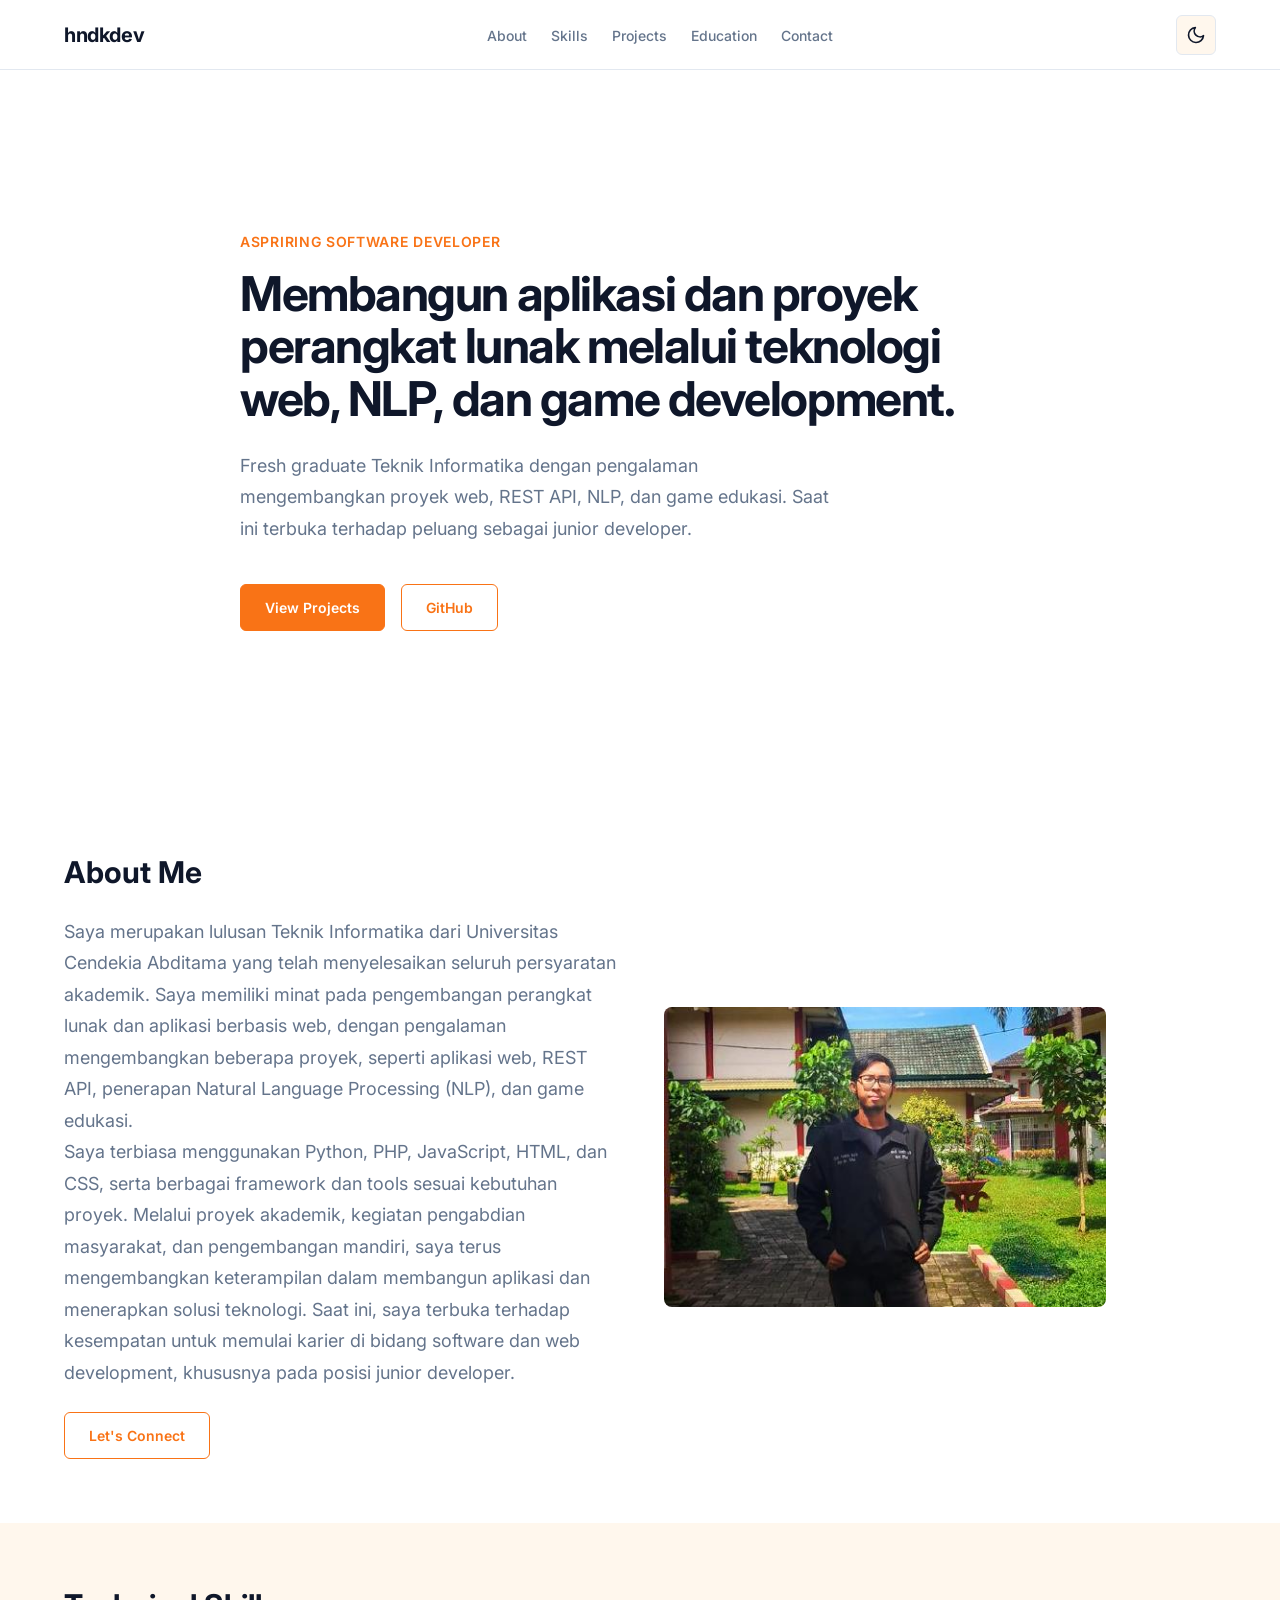
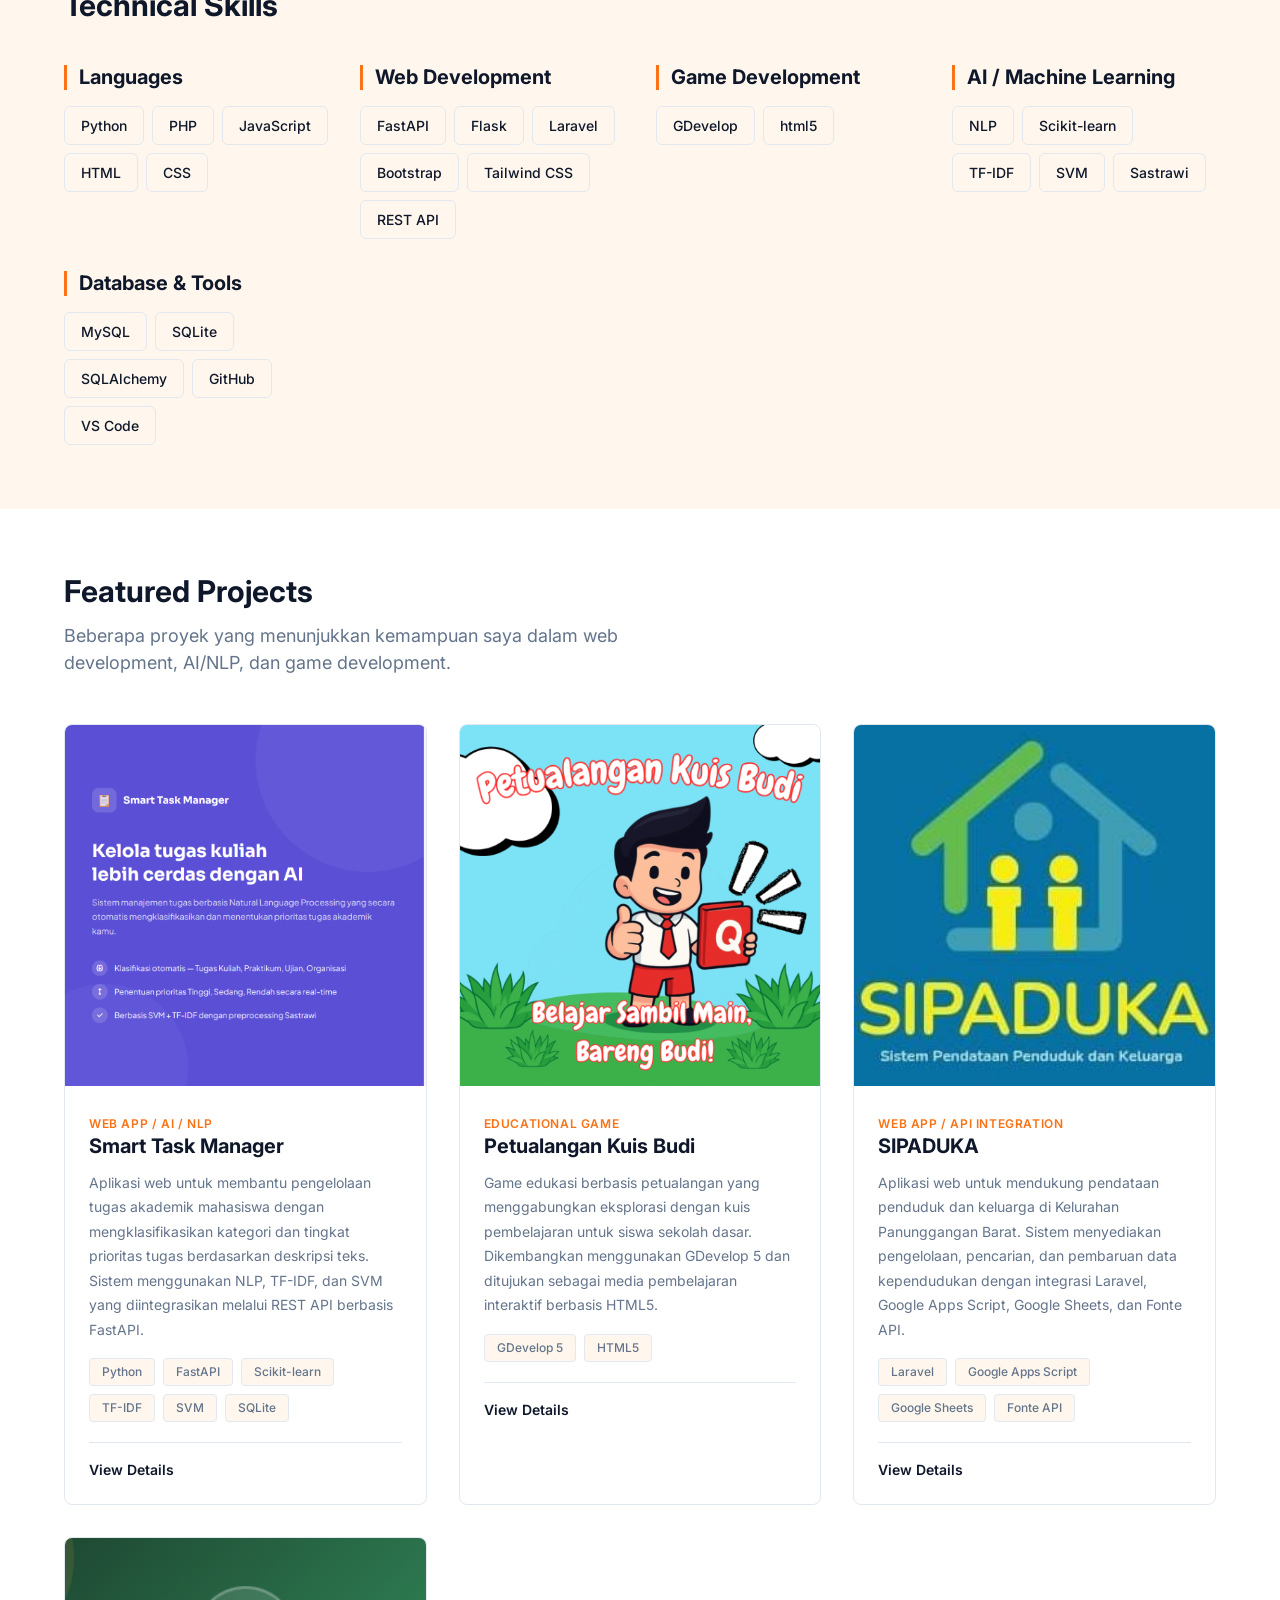
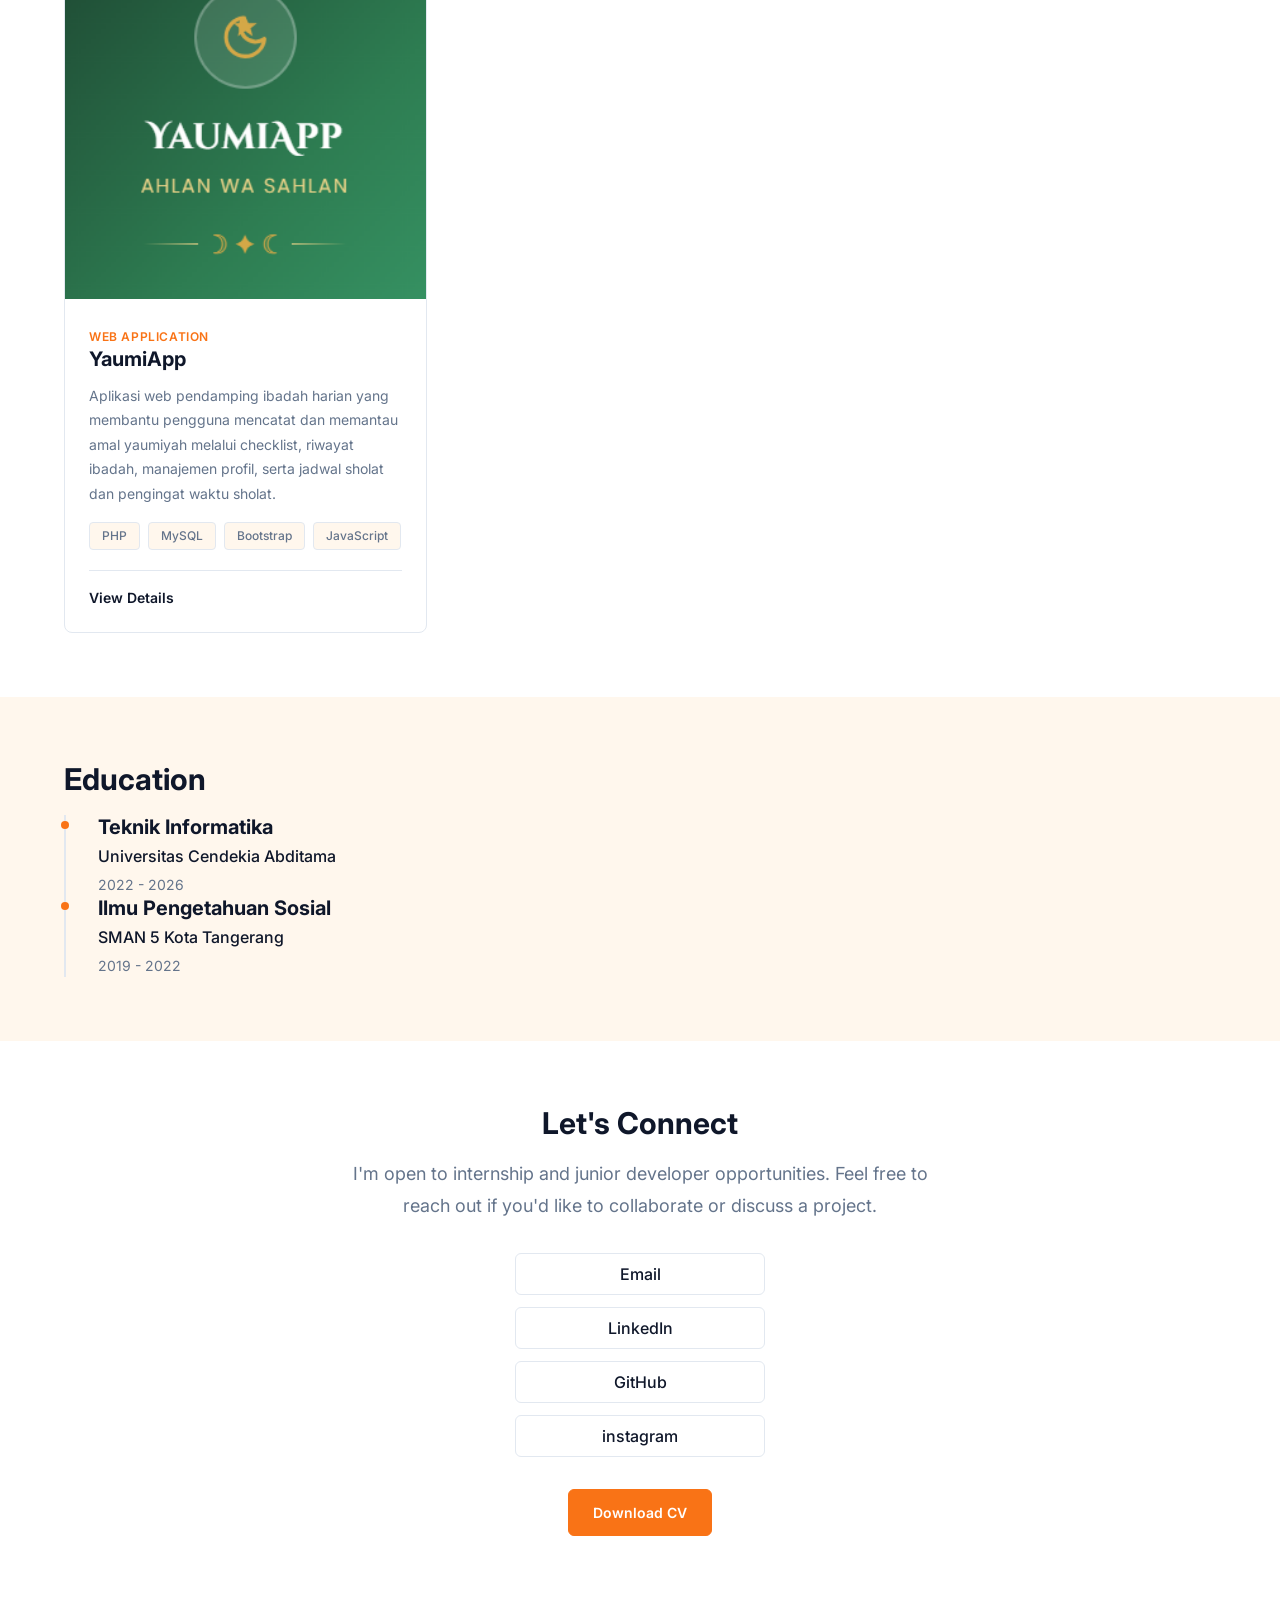
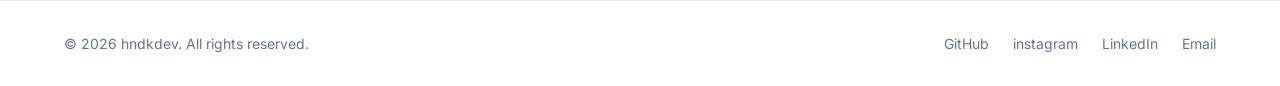
<file: index.html>
<!DOCTYPE html>
<html lang="id">

<head>
  <meta charset="UTF-8">
  <meta name="viewport" content="width=device-width, initial-scale=1.0">
  <meta name="description"
    content="Handika - Informatics Engineering Student & Developer with project experience in web development, REST APIs, NLP, and game development.">
  <!-- Open Graph -->
  <meta property="og:title" content="MyPortfolio">
  <meta property="og:description"
    content="Aspriring Software Developer. Building web applications, REST APIs, and AI/NLP tools.">
  <meta property="og:type" content="website">
  <title>hndkdev | MyPortfolio</title>

  <link rel="icon" type="image/x-icon" href="assets/favicon/favicon.ico">
  <link rel="apple-touch-icon" sizes="180x180" href="assets/favicon/apple-touch-icon.png">
  <link rel="icon" type="image/png" sizes="32x32" href="assets/favicon/favicon-32x32.png">
  <link rel="icon" type="image/png" sizes="16x16" href="assets/favicon/favicon-16x16.png">
  <link rel="manifest" href="assets/favicon/site.webmanifest">
  <!-- Google Fonts -->
  <link rel="preconnect" href="https://fonts.googleapis.com">
  <link rel="preconnect" href="https://fonts.gstatic.com" crossorigin>
  <link href="https://fonts.googleapis.com/css2?family=Inter:wght@400;500;600;700&display=swap" rel="stylesheet">

  <!-- Main CSS -->
  <link rel="stylesheet" href="css/main.css">

  <!-- Component CSS -->
  <link rel="stylesheet" href="css/components/navbar.css">
  <link rel="stylesheet" href="css/components/hero.css">
  <link rel="stylesheet" href="css/components/about.css">
  <link rel="stylesheet" href="css/components/skills.css">
  <link rel="stylesheet" href="css/components/projects.css">
  <link rel="stylesheet" href="css/components/education.css">
  <link rel="stylesheet" href="css/components/contact.css">
  <link rel="stylesheet" href="css/components/footer.css">
</head>

<body>
  <nav class="navbar">
    <div class="navbar__container">
      <!-- Logo -->
      <a href="index.html#hero" class="navbar__logo">hndkdev</a>

      <!-- Menu (WAJIB ada id="navbar-menu") -->
      <ul class="navbar__menu" id="navbar-menu">
        <li><a href="index.html#about" class="navbar__link">About</a></li>
        <li><a href="index.html#skills" class="navbar__link">Skills</a></li>
        <li><a href="index.html#projects" class="navbar__link">Projects</a></li>
        <li><a href="index.html#education" class="navbar__link">Education</a></li>
        <li><a href="index.html#contact" class="navbar__link">Contact</a></li>
      </ul>

      <!-- Actions (Dark Mode + Hamburger) -->
      <div class="navbar__actions">
        <button id="theme-toggle" class="theme-toggle" aria-label="Toggle Dark Mode">
          <svg class="moon-icon" xmlns="http://www.w3.org/2000/svg" width="20" height="20" viewBox="0 0 24 24"
            fill="none" stroke="currentColor" stroke-width="2" stroke-linecap="round" stroke-linejoin="round">
            <path d="M21 12.79A9 9 0 1 1 11.21 3 7 7 0 0 0 21 12.79z"></path>
          </svg>
          <svg class="sun-icon" xmlns="http://www.w3.org/2000/svg" width="20" height="20" viewBox="0 0 24 24"
            fill="none" stroke="currentColor" stroke-width="2" stroke-linecap="round" stroke-linejoin="round">
            <circle cx="12" cy="12" r="5"></circle>
            <line x1="12" y1="1" x2="12" y2="3"></line>
            <line x1="12" y1="21" x2="12" y2="23"></line>
            <line x1="4.22" y1="4.22" x2="5.64" y2="5.64"></line>
            <line x1="18.36" y1="18.36" x2="19.78" y2="19.78"></line>
            <line x1="1" y1="12" x2="3" y2="12"></line>
            <line x1="21" y1="12" x2="23" y2="12"></line>
            <line x1="4.22" y1="19.78" x2="5.64" y2="18.36"></line>
            <line x1="18.36" y1="5.64" x2="19.78" y2="4.22"></line>
          </svg>
        </button>

        <button type="button" class="navbar__toggle" id="navbar-toggle" aria-label="Toggle Menu"
          aria-controls="navbar-menu" aria-expanded="false">
          <span class="navbar__toggle-bar"></span>
          <span class="navbar__toggle-bar"></span>
          <span class="navbar__toggle-bar"></span>
        </button>
      </div>
    </div>
  </nav>


  <!-- ==============================
       MAIN CONTENT
       ============================== -->
  <main>

    <!-- HERO -->
    <section class="hero" id="hero">
      <div class="container">
        <div class="hero__content">
          <span class="hero__label">Aspriring Software Developer</span>
          <h1 class="hero__title">
            Membangun aplikasi dan proyek perangkat lunak melalui teknologi web, NLP, dan game development.
          </h1>

          <p class="hero__description">
            Fresh graduate Teknik Informatika dengan pengalaman mengembangkan proyek
            web, REST API, NLP, dan game edukasi. Saat ini terbuka terhadap peluang
            sebagai junior developer.
          </p>
          <div class="hero__actions">
            <a href="#projects" class="btn btn-primary">View Projects</a>
            <a href="https://github.com/hndkdev" target="_blank" rel="noopener noreferrer"
              class="btn btn-secondary">GitHub</a>
          </div>
        </div>
      </div>
    </section>

    <!-- ABOUT -->
    <section class="about section" id="about">
      <div class="container">
        <div class="about__content">
          <div class="about__text">
            <h2>About Me</h2>
            <p>
              Saya merupakan lulusan Teknik Informatika dari Universitas Cendekia Abditama yang telah menyelesaikan
              seluruh persyaratan akademik. Saya memiliki minat pada pengembangan perangkat lunak dan aplikasi berbasis
              web, dengan pengalaman mengembangkan beberapa proyek, seperti aplikasi web, REST API, penerapan Natural
              Language Processing (NLP), dan game edukasi.
              <br>
              Saya terbiasa menggunakan Python, PHP, JavaScript, HTML, dan CSS, serta berbagai framework dan tools
              sesuai kebutuhan proyek. Melalui proyek akademik, kegiatan pengabdian masyarakat, dan pengembangan
              mandiri, saya terus mengembangkan keterampilan dalam membangun aplikasi dan menerapkan solusi teknologi.
              Saat ini, saya terbuka terhadap kesempatan untuk memulai karier di bidang software dan web development,
              khususnya pada posisi junior developer.
            </p>
            <a href="#contact" class="btn btn-secondary">Let's Connect</a>
          </div>
          <div class="about__image">
            <!-- Pastikan file ini ada di folder assets/img/ -->
            <img src="assets/img/profile2.webp" alt="Foto profil Dika"
              style="width:100%; height:100%; object-fit:cover; border-radius:var(--radius-lg);">
          </div>
        </div>
      </div>
    </section>

    <!-- SKILLS -->
    <section class="skills section section-alt" id="skills">
      <div class="container">
        <h2>Technical Skills</h2>
        <div class="skills__grid">

          <div class="skills__category">
            <h3>Languages</h3>
            <ul class="skills__list">
              <li class="skill-tag">Python</li>
              <li class="skill-tag">PHP</li>
              <li class="skill-tag">JavaScript</li>
              <li class="skill-tag">HTML</li>
              <li class="skill-tag">CSS</li>
            </ul>
          </div>

          <div class="skills__category">
            <h3>Web Development</h3>
            <ul class="skills__list">
              <li class="skill-tag">FastAPI</li>
              <li class="skill-tag">Flask</li>
              <li class="skill-tag">Laravel</li>
              <li class="skill-tag">Bootstrap</li>
              <li class="skill-tag">Tailwind CSS</li>
              <li class="skill-tag">REST API</li>
            </ul>
          </div>

          <div class="skills__category">
            <h3>Game Development</h3>
            <ul class="skills__list">
              <li class="skill-tag">GDevelop</li>
              <li class="skill-tag">html5</li>
            </ul>
          </div>

          <div class="skills__category">
            <h3>AI / Machine Learning</h3>
            <ul class="skills__list">
              <li class="skill-tag">NLP</li>
              <li class="skill-tag">Scikit-learn</li>
              <li class="skill-tag">TF-IDF</li>
              <li class="skill-tag">SVM</li>
              <li class="skill-tag">Sastrawi</li>
            </ul>
          </div>

          <div class="skills__category">
            <h3>Database & Tools</h3>
            <ul class="skills__list">
              <li class="skill-tag">MySQL</li>
              <li class="skill-tag">SQLite</li>
              <li class="skill-tag">SQLAlchemy</li>
              <li class="skill-tag">GitHub</li>
              <li class="skill-tag">VS Code</li>
            </ul>
          </div>

        </div>
      </div>
    </section>

    <!-- PROJECTS -->
    <section class="projects section" id="projects">
      <div class="container">
        <div class="projects__header">
          <h2>Featured Projects</h2>
          <p>Beberapa proyek yang menunjukkan kemampuan saya dalam web development, AI/NLP, dan game development.</p>
        </div>

        <div class="projects__grid">

          <!-- Project 1: Smart Task Manager -->
          <article class="project-card">
            <img src="assets/img/Screenshot Halaman Logo.webp" alt="Screenshot Smart Task Manager"
              class="project-card__image" loading="lazy">
            <div class="project-card__body">
              <span class="project-card__category">Web App / AI / NLP</span>
              <h3 class="project-card__title">Smart Task Manager</h3>
              <p class="project-card__desc">
                Aplikasi web untuk membantu pengelolaan tugas akademik mahasiswa dengan
                mengklasifikasikan kategori dan tingkat prioritas tugas berdasarkan deskripsi teks.
                Sistem menggunakan NLP, TF-IDF, dan SVM yang diintegrasikan melalui REST API berbasis FastAPI.
              </p>
              <div class="project-card__tech">
                <span>Python</span>
                <span>FastAPI</span>
                <span>Scikit-learn</span>
                <span>TF-IDF</span>
                <span>SVM</span>
                <span>SQLite</span>
              </div>
              <div class="project-card__links">
                <a href="project.html?project=smart-task-manager" target="_blank" rel="noopener noreferrer"
                  class="project-card__link">View Details</a>
              </div>
            </div>
          </article>

          <!-- Project 2: Petualangan Kuis Budi -->
          <article class="project-card">
            <img src="assets/img/proj-kuis-budi.png" alt="Screenshot Petualangan Kuis Budi" class="project-card__image"
              loading="lazy">
            <div class="project-card__body">
              <span class="project-card__category">Educational Game</span>
              <h3 class="project-card__title">Petualangan Kuis Budi</h3>
              <p class="project-card__desc">
                Game edukasi berbasis petualangan yang menggabungkan eksplorasi dengan kuis pembelajaran
                untuk siswa sekolah dasar. Dikembangkan menggunakan GDevelop 5 dan ditujukan sebagai
                media pembelajaran interaktif berbasis HTML5.
              </p>
              <div class="project-card__tech">
                <span>GDevelop 5</span>
                <span>HTML5</span>
              </div>
              <div class="project-card__links">
                <a href="project.html?project=kuis-budi" target="_blank" rel="noopener noreferrer"
                  class="project-card__link">View Details</a>
              </div>
            </div>
          </article>

          <!-- Project 3: SIPADUKA -->
          <article class="project-card">
            <img src="assets/img/proj-sipaduka.jpg" alt="Screenshot SIPADUKA" class="project-card__image"
              loading="lazy">
            <div class="project-card__body">
              <span class="project-card__category">Web App / API Integration</span>
              <h3 class="project-card__title">SIPADUKA</h3>
              <p class="project-card__desc">
                Aplikasi web untuk mendukung pendataan penduduk dan keluarga di Kelurahan Panunggangan Barat.
                Sistem menyediakan pengelolaan, pencarian, dan pembaruan data kependudukan dengan integrasi
                Laravel, Google Apps Script, Google Sheets, dan Fonte API.
              </p>
              <div class="project-card__tech">
                <span>Laravel</span>
                <span>Google Apps Script</span>
                <span>Google Sheets</span>
                <span>Fonte API</span>
              </div>
              <div class="project-card__links">
                <a href="project.html?project=sipaduka" target="_blank" rel="noopener noreferrer"
                  class="project-card__link">View Details</a>
              </div>
            </div>
          </article>

          <!-- Project 4: YaumiApp -->
          <article class="project-card">
            <img src="assets/img/proj-yaumiapp.webp" alt="Screenshot YaumiApp" class="project-card__image"
              loading="lazy">
            <div class="project-card__body">
              <span class="project-card__category">Web Application</span>
              <h3 class="project-card__title">YaumiApp</h3>
              <p class="project-card__desc">
                Aplikasi web pendamping ibadah harian yang membantu pengguna mencatat dan memantau amal yaumiyah
                melalui checklist, riwayat ibadah, manajemen profil, serta jadwal sholat dan pengingat waktu sholat.
              </p>
              <div class="project-card__tech">
                <span>PHP</span>
                <span>MySQL</span>
                <span>Bootstrap</span>
                <span>JavaScript</span>
              </div>
              <div class="project-card__links">
                <a href="project.html?project=yaumiapp" target="_blank" rel="noopener noreferrer"
                  class="project-card__link">View Details</a>
              </div>
            </div>
          </article>

        </div> <!-- End of projects__grid -->
      </div> <!-- End of container -->
    </section>

    <!-- EDUCATION -->
    <section class="education section section-alt" id="education">
      <div class="container">
        <div class="education__content">
          <h2>Education</h2>
          <div class="education__item">
            <h3 class="education__degree">Teknik Informatika</h3>
            <p class="education__school">Universitas Cendekia Abditama</p>
            <span class="education__year">2022 - 2026</span>
          </div>
          <div class="education__item">
            <h3 class="education__degree">Ilmu Pengetahuan Sosial</h3>
            <p class="education__school">SMAN 5 Kota Tangerang</p>
            <span class="education__year">2019 - 2022</span>
          </div>
        </div>
      </div>
    </section>

    <!-- CONTACT -->
    <section class="contact section" id="contact">
      <div class="container">
        <div class="contact__content">
          <h2>Let's Connect</h2>
          <p>
            I'm open to internship and junior developer opportunities. Feel free to reach out if you'd like to
            collaborate or discuss a project.
          </p>
          <div class="contact__links">
            <a href="mailto:email-anda@gmail.com" class="contact__link">Email</a>
            <a href="https://linkedin.com/in/muhamad-handika-mawardi-69692132a" target="_blank"
              rel="noopener noreferrer" class="contact__link">LinkedIn</a>
              <a href="https://github.com/hndkdev" target="_blank" rel="noopener noreferrer"
              class="contact__link">GitHub</a>
              <a href="https://instagram.com/hndkdev" target="_blank" rel="noopener noreferrer"
              class="contact__link">instagram</a>
          </div>
          <a href="assets/CV-Muhamad-Handika-Mawardi-ATS.pdf" download class="btn btn-primary">Download CV</a>
        </div>
      </div>
    </section>

  </main>

  <!-- ==============================
       FOOTER
       ============================== -->
  <footer class="footer">
    <div class="container">
      <span class="footer__copy">&copy; <span id="tahun"></span> hndkdev. All rights reserved.</span>
      <script>
        document.getElementById("tahun").textContent = new Date().getFullYear();
      </script>
      <div class="footer__links">
        <a href="https://github.com/hndkdev" target="_blank" rel="noopener noreferrer" class="footer__link">GitHub</a>
        <a href="https://instagram.com/hndkdev" target="_blank" rel="noopener noreferrer" class="footer__link">instagram</a>
        <a href="https://linkedin.com/in/muhamad-handika-mawardi-69692132a" target="_blank" rel="noopener noreferrer"
          class="footer__link">LinkedIn</a>
        <a href="mailto:muh.handika.m@gmail.com" class="footer__link">Email</a>
      </div>
    </div>
  </footer>

  <!-- JavaScript -->
  <script src="js/main.js"></script>

</body>

</html>
</file>
<file: css/main.css>
/* ===================================
   CSS VARIABLES (Design Tokens)
   =================================== */
:root {
  /* --- LIGHT MODE (Default) --- */
  
  /* Backgrounds (Sedikit sentuhan hangat) */
  --color-bg: #FFFFFF;
  --color-bg-alt: #FFF7ED; /* Orange 50: Sangat lembut untuk background alternatif */
  
  /* Text & Typography (Slate/Abu-abu gelap agar kontras dengan oranye) */
  --color-text: #0F172A;   /* Slate 900 */
  --color-text-muted: #64748B; /* Slate 500 */
  --color-primary: #0F172A;    /* Untuk Heading */
  --color-primary-light: #334155; /* Slate 700 */
  
  /* Accents & Actions (WARNA ORANGE KHAS) */
  --color-accent: #F97316;   /* Orange 500: Oranye cerah dan modern */
  --color-accent-hover: #EA580C; /* Orange 600: Oranye lebih gelap untuk efek hover */
  
  /* UI Elements */
  --color-border: #E2E8F0;   /* Slate 200 */
  
  /* Status Colors */
  --color-success: #10B981;  /* Emerald 500 */
  --color-warning: #F59E0B;  /* Amber 500 */
  --color-error: #EF4444;    /* Red 500 */

  /* Typography, Spacing, Layout, Shadows, Radius, Transitions (Tetap sama) */
  --font-primary: 'Inter', -apple-system, BlinkMacSystemFont, 'Segoe UI', sans-serif;
  --font-mono: 'Fira Code', 'Courier New', monospace;
  --text-xs: 0.75rem; --text-sm: 0.875rem; --text-base: 1rem; --text-lg: 1.125rem;
  --text-xl: 1.25rem; --text-2xl: 1.5rem; --text-3xl: 1.875rem; --text-4xl: 2.25rem; --text-5xl: 3rem;
  --font-normal: 400; --font-medium: 500; --font-semibold: 600; --font-bold: 700;
  --leading-tight: 1.25; --leading-normal: 1.5; --leading-relaxed: 1.75;
  --space-1: 0.25rem; --space-2: 0.5rem; --space-3: 0.75rem; --space-4: 1rem; --space-5: 1.25rem;
  --space-6: 1.5rem; --space-8: 2rem; --space-10: 2.5rem; --space-12: 3rem; --space-16: 4rem;
  --space-20: 5rem; --space-24: 6rem;
  --section-padding-y: var(--space-16); --section-padding-x: var(--space-6);
  --container-max-width: 1200px; --container-padding: var(--space-6);
  --breakpoint-sm: 640px; --breakpoint-md: 768px; --breakpoint-lg: 1024px; --breakpoint-xl: 1280px;
  --navbar-height: 70px;
  --shadow-sm: 0 1px 2px 0 rgba(0, 0, 0, 0.05); --shadow-md: 0 4px 6px -1px rgba(0, 0, 0, 0.1);
  --shadow-lg: 0 10px 15px -3px rgba(0, 0, 0, 0.1);
  --radius-sm: 0.25rem; --radius-md: 0.375rem; --radius-lg: 0.5rem; --radius-xl: 0.75rem;
  --transition-fast: 150ms ease; --transition-base: 250ms ease; --transition-slow: 350ms ease;
}

/* ===================================
   DARK MODE VARIABLES
   =================================== */
html.dark {
  /* Backgrounds (Gelap, bukan hitam pekat, agar oranye tidak "menyilaukan") */
  --color-bg: #0F172A;       /* Slate 900 */
  --color-bg-alt: #1E293B;   /* Slate 800 */
  
  /* Text & Typography (Dibalik menjadi terang) */
  --color-text: #F8FAFC;     /* Slate 50 */
  --color-text-muted: #94A3B8; /* Slate 400 */
  --color-primary: #F8FAFC;  /* Heading harus terang */
  --color-primary-light: #CBD5E1; /* Slate 300 */
  
  /* Accents & Actions (PENTING: Oranye di dark mode harus sedikit lebih terang) */
  --color-accent: #FB923C;   /* Orange 400: Lebih terang agar kontras di background gelap */
  --color-accent-hover: #F97316; /* Orange 500: Untuk efek hover */
  
  /* UI Elements */
  --color-border: #334155;   /* Slate 700: Border halus */
  
  /* Status Colors (Sedikit disesuaikan agar tidak "neon" di background gelap) */
  --color-success: #34D399;  /* Emerald 400 */
  --color-warning: #FBBF24;  /* Amber 400 */
  --color-error: #F87171;    /* Red 400 */
}

/* ===================================
   RESET & BASE
   =================================== */
*, *::before, *::after { box-sizing: border-box; margin: 0; padding: 0; }
html { font-size: 16px; scroll-behavior: smooth; -webkit-font-smoothing: antialiased; }
body {
  font-family: var(--font-primary); font-size: var(--text-base); line-height: var(--leading-normal);
  color: var(--color-text); background-color: var(--color-bg); padding-top: var(--navbar-height);
  transition: background-color var(--transition-base), color var(--transition-base);
}
img { max-width: 100%; height: auto; display: block; }
a { color: var(--color-accent); text-decoration: none; transition: color var(--transition-fast); }
a:hover { color: var(--color-accent-hover); }
button { font-family: inherit; cursor: pointer; border: none; background: none; }

/* ===================================
   LAYOUT & TYPOGRAPHY
   =================================== */
.container { max-width: var(--container-max-width); margin: 0 auto; padding: 0 var(--container-padding); }
.section { padding: var(--section-padding-y) 0; }
.section-alt { background-color: var(--color-bg-alt); }
h1, h2, h3, h4, h5, h6 { font-weight: var(--font-bold); line-height: var(--leading-tight); color: var(--color-primary); transition: color var(--transition-base); }
h1 { font-size: var(--text-4xl); margin-bottom: var(--space-6); }
h2 { font-size: var(--text-3xl); margin-bottom: var(--space-4); }
h3 { font-size: var(--text-2xl); margin-bottom: var(--space-3); }
p { margin-bottom: var(--space-4); color: var(--color-text); transition: color var(--transition-base); }
.text-muted { color: var(--color-text-muted); transition: color var(--transition-base); }
@media (min-width: 768px) { h1 { font-size: var(--text-5xl); } h2 { font-size: var(--text-3xl); } }
</file>
<file: css/components/navbar.css>
/* ===================================
   NAVBAR - CLEAN & CONSISTENT
   =================================== */

.navbar {
  position: fixed;
  top: 0;
  left: 0;
  right: 0;
  height: var(--navbar-height);
  background-color: rgba(255, 255, 255, 0.95);
  backdrop-filter: blur(10px);
  -webkit-backdrop-filter: blur(10px);
  border-bottom: 1px solid var(--color-border);
  z-index: 1000;
  transition: background-color var(--transition-base), border-color var(--transition-base);
}

html.dark .navbar {
  background-color: rgba(15, 23, 42, 0.95);
}

/* Container Navbar */
.navbar__container {
  display: flex;
  align-items: center;
  justify-content: space-between;
  height: 100%;
  max-width: var(--container-max-width);
  margin: 0 auto;
  padding: 0 var(--container-padding);
}

/* Logo */
.navbar__logo {
  font-size: var(--text-xl);
  font-weight: var(--font-bold);
  color: var(--color-primary);
  text-decoration: none;
  letter-spacing: -0.02em;
  z-index: 1001;
  transition: color var(--transition-fast);
}

html.dark .navbar__logo {
  color: var(--color-text);
}

.navbar__logo:hover {
  color: var(--color-accent);
}

/* Menu Desktop */
.navbar__menu {
  display: flex;
  list-style: none;
  gap: var(--space-6);
  margin: 0;
  padding: 0;
  align-items: center;
}

.navbar__link {
  font-size: var(--text-sm);
  font-weight: var(--font-medium);
  color: var(--color-text-muted);
  text-decoration: none;
  transition: color var(--transition-fast);
  position: relative;
  padding: var(--space-2) 0;
}

.navbar__link:hover,
.navbar__link.active {
  color: var(--color-accent);
}

/* Efek underline saat hover */
.navbar__link::after {
  content: '';
  position: absolute;
  width: 0;
  height: 2px;
  bottom: 0;
  left: 0;
  background-color: var(--color-accent);
  transition: width var(--transition-base);
}

.navbar__link:hover::after,
.navbar__link.active::after {
  width: 100%;
}

/* Actions Container (Dark Mode + Hamburger) */
.navbar__actions {
  display: flex;
  align-items: center;
  gap: var(--space-3);
  z-index: 1001;
}

/* Theme Toggle Button */
.theme-toggle {
  display: flex;
  align-items: center;
  justify-content: center;
  width: 40px;
  height: 40px;
  background-color: var(--color-bg-alt);
  border: 1px solid var(--color-border);
  border-radius: var(--radius-md);
  color: var(--color-text);
  cursor: pointer;
  transition: all var(--transition-fast);
}

.theme-toggle:hover {
  background-color: var(--color-border);
  border-color: var(--color-accent);
  transform: translateY(-1px);
}

.theme-toggle svg {
  width: 20px;
  height: 20px;
}

.theme-toggle .sun-icon {
  display: none;
}

.theme-toggle .moon-icon {
  display: block;
}

html.dark .theme-toggle .sun-icon {
  display: block;
}

html.dark .theme-toggle .moon-icon {
  display: none;
}

/* Hamburger Toggle Button (Hidden di Desktop) */
.navbar__toggle {
  display: none;
  flex-direction: column;
  justify-content: center;
  align-items: center;
  width: 40px;
  height: 40px;
  background-color: var(--color-bg-alt);
  border: 1px solid var(--color-border);
  border-radius: var(--radius-md);
  cursor: pointer;
  gap: 5px;
  transition: all var(--transition-fast);
}

.navbar__toggle:hover {
  background-color: var(--color-border);
}

.navbar__toggle-bar {
  display: block;
  width: 18px;
  height: 2px;
  background-color: var(--color-text);
  border-radius: 2px;
  transition: all var(--transition-base);
}

/* Animasi Hamburger saat Active */
.navbar__toggle.active .navbar__toggle-bar:nth-child(1) {
  transform: translateY(7px) rotate(45deg);
}

.navbar__toggle.active .navbar__toggle-bar:nth-child(2) {
  opacity: 0;
  transform: scaleX(0);
}

.navbar__toggle.active .navbar__toggle-bar:nth-child(3) {
  transform: translateY(-7px) rotate(-45deg);
}

/* ===================================
   MOBILE RESPONSIVE (Max 768px)
   =================================== */
@media (max-width: 768px) {
  .navbar__toggle {
    display: flex; /* Munculkan hamburger di mobile */
  }
  
  .navbar__menu {
    position: absolute;
    top: 100%;
    left: 0;
    right: 0;
    height: calc(100vh - var(--navbar-height));
    height: calc(100dvh - var(--navbar-height));
    background-color: var(--color-bg);
    flex-direction: column;
    gap: 0;
    padding: var(--space-6) var(--container-padding);
    border-top: 1px solid var(--color-border);
    transform: translateX(100%); /* Sembunyi di kanan layar */
    opacity: 0;
    visibility: hidden;
    transition: all var(--transition-base);
    overflow-y: auto;
    z-index: 999; /* Lebih kecil dari navbar (1000) */
  }
  
  html.dark .navbar__menu {
    background-color: var(--color-bg);
  }
  
  /* Class .active ditambahkan oleh JavaScript saat diklik */
  .navbar__menu.active {
    transform: translateX(0); /* Muncul ke layar */
    opacity: 1;
    visibility: visible;
  }
  
  .navbar__link {
    display: block;
    padding: var(--space-4) 0;
    font-size: var(--text-lg);
    color: var(--color-text);
    border-bottom: 1px solid var(--color-border);
  }
  
  /* Hilangkan underline di mobile */
  .navbar__link::after {
    display: none;
  }
  
  .navbar__link:hover,
  .navbar__link.active {
    color: var(--color-accent);
    background-color: transparent;
  }
  
  /* Hilangkan border pada item terakhir */
  .navbar__menu li:last-child .navbar__link {
    border-bottom: none;
  }
}
</file>
<file: css/components/hero.css>
/* ===================================
   HERO SECTION
   =================================== */
.hero {
  padding: var(--space-24) 0; /* Ruang vertikal yang sangat lega */
  min-height: 80vh;
  display: flex;
  align-items: center;
}

.hero__content {
  max-width: 800px; /* Batasi lebar teks agar mudah dibaca */
}

.hero__label {
  display: inline-block;
  font-size: var(--text-sm);
  font-weight: var(--font-semibold);
  color: var(--color-accent);
  letter-spacing: 0.05em;
  text-transform: uppercase;
  margin-bottom: var(--space-4);
}

.hero__title {
  font-size: var(--text-4xl);
  font-weight: var(--font-bold);
  color: var(--color-primary);
  line-height: 1.1; /* Line height ketat untuk heading besar */
  letter-spacing: -0.03em;
  margin-bottom: var(--space-6);
}

.hero__description {
  font-size: var(--text-lg);
  color: var(--color-text-muted);
  line-height: var(--leading-relaxed);
  margin-bottom: var(--space-10);
  max-width: 600px;
}

.hero__actions {
  display: flex;
  gap: var(--space-4);
  flex-wrap: wrap;
}

/* Buttons */
.btn {
  display: inline-flex;
  align-items: center;
  justify-content: center;
  padding: var(--space-3) var(--space-6);
  font-size: var(--text-sm);
  font-weight: var(--font-semibold);
  border-radius: var(--radius-md);
  text-decoration: none;
  transition: all var(--transition-fast);
  cursor: pointer;
  border: 1px solid transparent;
}

.btn-primary {
  background-color: var(--color-accent);
  color: #ffffff;
  border: 1px solid var(--color-accent);
  /* Penting: Tambahkan transisi agar efek hover halus */
  transition: all var(--transition-fast); 
}

.btn-primary:hover {
  color: #ffffff;
  background-color: var(--color-accent-hover); /* PERBAIKAN: Warna berubah lebih gelap */
  border-color: var(--color-accent-hover);
  transform: translateY(-3px); 
  box-shadow: var(--shadow-md);
}

.btn-secondary {
  background-color: transparent;
  color: var(--color-accent);
  border: 1px solid var(--color-accent); /* PERBAIKAN: Tambahkan border solid */
  transition: all var(--transition-fast);
}

.btn-secondary:hover {
  background-color: var(--color-accent); /* PERBAIKAN: Background jadi oranye */
  color: #ffffff; /* PERBAIKAN: Teks jadi putih agar kontras dan terbaca */
  border-color: var(--color-accent);
}

/* Responsive Typography */
@media (min-width: 768px) {
  .hero__title {
    font-size: var(--text-5xl); /* 48px di desktop */
  }
}
</file>
<file: css/components/about.css>
/* ===================================
   ABOUT SECTION
   =================================== */
.about__content {
  display: grid;
  grid-template-columns: 1fr;
  gap: var(--space-12);
  align-items: center;
}

@media (min-width: 768px) {
  .about__content {
    grid-template-columns: 1fr 1fr; /* Split layout di desktop */
  }
}

.about__text h2 {
  margin-bottom: var(--space-6);
}

.about__text p {
  font-size: var(--text-lg);
  color: var(--color-text-muted);
  line-height: var(--leading-relaxed);
  margin-bottom: var(--space-6);
}

/* Jika nanti ada foto profil */
.about__image {
  width: 80%;
  height: 300px;
  background-color: var(--color-bg-alt); /* Placeholder warna abu-abu */
  border-radius: var(--radius-lg);
  display: flex;
  align-items: center;
  justify-content: center;
  color: var(--color-text-muted);
  font-size: var(--text-sm);
}
</file>
<file: css/components/skills.css>
/* ===================================
   SKILLS SECTION
   =================================== */
.skills__grid {
  display: grid;
  grid-template-columns: repeat(auto-fit, minmax(250px, 1fr));
  gap: var(--space-8);
  margin-top: var(--space-10);
}

.skills__category h3 {
  font-size: var(--text-xl);
  margin-bottom: var(--space-4);
  color: var(--color-primary);
  border-left: 3px solid var(--color-accent); /* Aksen garis kecil di kiri judul */
  padding-left: var(--space-3);
}

.skills__list {
  list-style: none;
  display: flex;
  flex-wrap: wrap;
  gap: var(--space-2);
}

/* Skill Tags (Chips) */
.skill-tag {
  background-color: var(--color-bg-alt);
  color: var(--color-text);
  padding: var(--space-2) var(--space-4);
  border-radius: var(--radius-md);
  font-size: var(--text-sm);
  font-weight: var(--font-medium);
  border: 1px solid var(--color-border);
  transition: all var(--transition-fast);
}

.skill-tag:hover {
  border-color: var(--color-accent);
  color: var(--color-accent);
  transform: translateY(-2px);
}
</file>
<file: css/components/projects.css>
/* ===================================
   PROJECTS SECTION
   =================================== */
.projects__header {
  margin-bottom: var(--space-12);
}

.projects__header h2 {
  margin-bottom: var(--space-3);
}

.projects__header p {
  color: var(--color-text-muted);
  font-size: var(--text-lg);
  max-width: 600px;
}

.projects__grid {
  display: grid;
  grid-template-columns: 1fr;
  gap: var(--space-8);
}

@media (min-width: 768px) {
  .projects__grid {
    grid-template-columns: repeat(2, 1fr);
  }
}

@media (min-width: 1024px) {
  .projects__grid {
    grid-template-columns: repeat(3, 1fr);
  }
}

/* Project Card */
.project-card {
  background-color: var(--color-bg);
  border: 1px solid var(--color-border);
  border-radius: var(--radius-lg);
  overflow: hidden;
  transition: box-shadow var(--transition-base), transform var(--transition-base);
}

.project-card:hover {
  box-shadow: var(--shadow-lg);
  transform: translateY(-4px);
}

.project-card__image {
  width: 100%;
  aspect-ratio: 10 / 10;
  object-fit: cover;
  background-color: var(--color-bg-alt);
  display: block;
}

.project-card__body {
  padding: var(--space-6);
}

.project-card__category {
  font-size: var(--text-xs);
  font-weight: var(--font-semibold);
  color: var(--color-accent);
  text-transform: uppercase;
  letter-spacing: 0.05em;
  margin-bottom: var(--space-2);
}

.project-card__title {
  font-size: var(--text-xl);
  font-weight: var(--font-bold);
  color: var(--color-primary);
  margin-bottom: var(--space-3);
}

.project-card__desc {
  font-size: var(--text-sm);
  color: var(--color-text-muted);
  line-height: var(--leading-relaxed);
  margin-bottom: var(--space-4);
}

.project-card__tech {
  display: flex;
  flex-wrap: wrap;
  gap: var(--space-2);
  margin-bottom: var(--space-5);
}

.project-card__tech span {
  font-size: var(--text-xs);
  font-weight: var(--font-medium);
  color: var(--color-text-muted);
  background-color: var(--color-bg-alt);
  padding: var(--space-1) var(--space-3);
  border-radius: var(--radius-sm);
  border: 1px solid var(--color-border);
}

.project-card__links {
  display: flex;
  gap: var(--space-4);
  padding-top: var(--space-4);
  border-top: 1px solid var(--color-border);
}

.project-card__link {
  font-size: var(--text-sm);
  font-weight: var(--font-semibold);
  color: var(--color-primary);
  text-decoration: none;
  transition: color var(--transition-fast);
}

.project-card__link:hover {
  color: var(--color-accent);
}
</file>
<file: css/components/education.css>
/* ===================================
   EDUCATION SECTION
   =================================== */
.education__content {
  max-width: 700px;
}

.education__item {
  position: relative;
  padding-left: var(--space-8);
  border-left: 2px solid var(--color-border);
}

.education__item::before {
  content: '';
  position: absolute;
  left: -5px;
  top: 6px;
  width: 8px;
  height: 8px;
  background-color: var(--color-accent);
  border-radius: 50%;
}

.education__degree {
  font-size: var(--text-xl);
  font-weight: var(--font-bold);
  color: var(--color-primary);
  margin-bottom: var(--space-1);
}

.education__school {
  font-size: var(--text-base);
  font-weight: var(--font-medium);
  color: var(--color-text);
  margin-bottom: var(--space-1);
}

.education__year {
  font-size: var(--text-sm);
  color: var(--color-text-muted);
}
</file>
<file: css/components/contact.css>
/* ===================================
   CONTACT SECTION
   =================================== */
.contact__content {
  max-width: 600px;
  text-align: center;
  margin: 0 auto;
}

.contact__content h2 {
  margin-bottom: var(--space-4);
}

.contact__content p {
  font-size: var(--text-lg);
  color: var(--color-text-muted);
  margin-bottom: var(--space-8);
  line-height: var(--leading-relaxed);
}

.contact__links {
  display: flex;
  flex-direction: column;
  gap: var(--space-3);
  align-items: center;
  margin-bottom: var(--space-8);
}

.contact__link {
  font-size: var(--text-base);
  font-weight: var(--font-medium);
  color: var(--color-primary);
  text-decoration: none;
  padding: var(--space-2) var(--space-4);
  border: 1px solid var(--color-border);
  border-radius: var(--radius-md);
  transition: all var(--transition-fast);
  min-width: 250px;
  text-align: center;
}

.contact__link:hover {
  border-color: var(--color-accent);
  color: var(--color-accent);
  background-color: var(--color-bg);
}
</file>
<file: css/components/footer.css>
/* ===================================
   FOOTER
   =================================== */
.footer {
  padding: var(--space-8) 0;
  border-top: 1px solid var(--color-border);
}

.footer .container {
  display: flex;
  flex-direction: column;
  align-items: center;
  gap: var(--space-4);
  text-align: center;
}

@media (min-width: 768px) {
  .footer .container {
    flex-direction: row;
    justify-content: space-between;
    text-align: left;
  }
}

.footer__copy {
  font-size: var(--text-sm);
  color: var(--color-text-muted);
}

.footer__links {
  display: flex;
  gap: var(--space-6);
}

.footer__link {
  font-size: var(--text-sm);
  color: var(--color-text-muted);
  text-decoration: none;
  transition: color var(--transition-fast);
}

.footer__link:hover {
  color: var(--color-primary);
}
</file>
